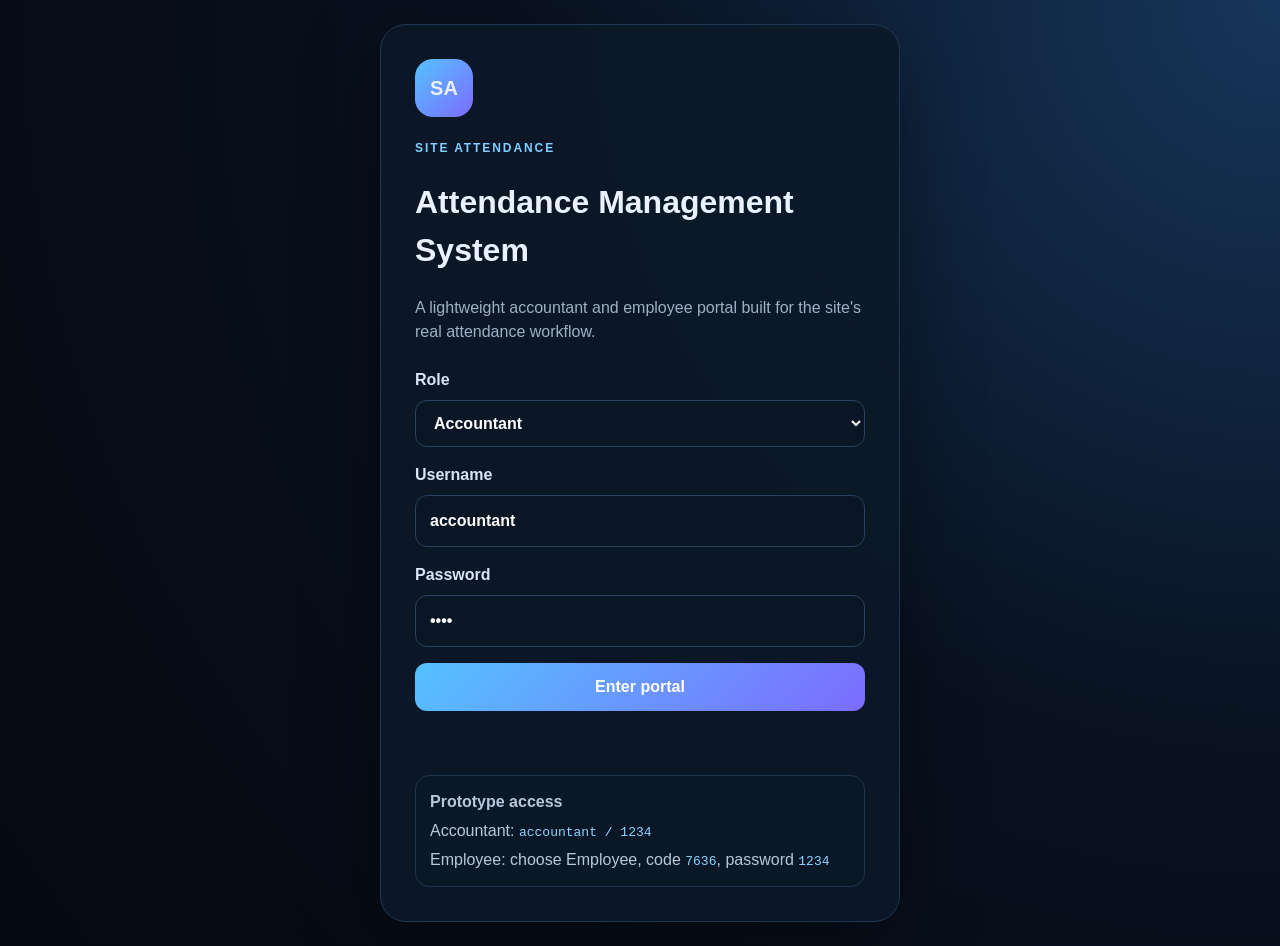
<file: index.html>
<!doctype html>
<html lang="en" dir="ltr">
<head>
  <meta charset="utf-8">
  <meta name="viewport" content="width=device-width,initial-scale=1">
  <title>Site Attendance • Login</title>
  <link rel="stylesheet" href="css/style.css">
</head>
<body class="auth-page">
  <main class="auth-card">
    <div class="brand-mark">SA</div>
    <p class="eyebrow">SITE ATTENDANCE</p>
    <h1>Attendance Management System</h1>
    <p class="muted">A lightweight accountant and employee portal built for the site's real attendance workflow.</p>

    <form id="loginForm" class="form-grid">
      <label>Role
        <select id="role">
          <option value="accountant">Accountant</option>
          <option value="employee">Employee</option>
        </select>
      </label>

      <label id="userLabel">Username
        <input id="username" value="accountant" autocomplete="username">
      </label>

      <label>Password
        <input id="password" type="password" value="1234" autocomplete="current-password">
      </label>

      <button class="primary" type="submit">Enter portal</button>
      <p id="loginMsg" class="message"></p>
    </form>

    <div class="demo-box">
      <strong>Prototype access</strong>
      <div>Accountant: <code>accountant / 1234</code></div>
      <div>Employee: choose Employee, code <code>7636</code>, password <code>1234</code></div>
    </div>
  </main>
  <script src="js/config.js"></script>
  <script src="js/auth.js"></script>
</body>
</html>
</file>
<file: css/style.css>
*{box-sizing:border-box}body{margin:0;font-family:Inter,Segoe UI,Arial,sans-serif;background:#08111f;color:#eaf2ff;line-height:1.5}button,input,select{font:inherit}button{cursor:pointer}.auth-page{min-height:100vh;display:grid;place-items:center;padding:24px;background:radial-gradient(circle at top right,#16365b 0,#08111f 48%,#050a12 100%)}.auth-card{width:min(520px,100%);padding:34px;border:1px solid #203753;border-radius:26px;background:rgba(12,24,40,.88);box-shadow:0 25px 80px rgba(0,0,0,.35)}.brand-mark{width:58px;height:58px;border-radius:18px;display:grid;place-items:center;background:linear-gradient(135deg,#55c2ff,#7c6cff);font-weight:900;font-size:20px}.brand-mark.small{width:34px;height:34px;border-radius:10px;font-size:12px;display:inline-grid;vertical-align:middle;margin-right:8px}.eyebrow{letter-spacing:.16em;font-size:12px;font-weight:800;color:#7fcfff;margin:22px 0 8px}.muted{color:#9fb0c5}.form-grid{display:grid;gap:16px;margin-top:24px}label{display:grid;gap:8px;font-weight:700;color:#d9e5f5}input,select{width:100%;padding:13px 14px;border-radius:12px;border:1px solid #29415f;background:#0a1626;color:#fff;outline:none}input:focus,select:focus{border-color:#55c2ff}.primary,.secondary,.ghost,.tiny{border:0;border-radius:12px;padding:12px 16px;font-weight:800}.primary{background:linear-gradient(135deg,#55c2ff,#7c6cff);color:#fff}.secondary{background:#16283e;color:#dceaff;border:1px solid #2a4565}.ghost{background:transparent;color:#cfe0f5;border:1px solid #2b4562}.tiny{padding:6px 10px;background:#203852;color:#fff}.demo-box{margin-top:20px;padding:14px;border-radius:14px;background:#0a1727;border:1px solid #1e3550;color:#b8c8dc}.demo-box div{margin-top:5px}code{color:#8bd5ff}.topbar{height:70px;padding:0 28px;display:flex;align-items:center;justify-content:space-between;border-bottom:1px solid #1c3047;background:#07101c;position:sticky;top:0;z-index:10}.container{width:min(1400px,calc(100% - 36px));margin:28px auto 60px}.hero{display:flex;justify-content:space-between;gap:20px;align-items:center;margin-bottom:24px}.hero h1{margin:0;font-size:clamp(28px,4vw,46px)}.hero-status,.badge{padding:10px 14px;border-radius:999px;background:#102a43;border:1px solid #275071;color:#9fddff}.grid-4{display:grid;grid-template-columns:repeat(4,1fr);gap:14px;margin-bottom:18px}.kpi,.mini{padding:18px;border:1px solid #203852;border-radius:18px;background:#0b1929}.kpi span,.mini span{display:block;color:#8ea4bc;font-size:13px}.kpi strong,.mini strong{display:block;margin-top:6px;font-size:24px}.panel{background:#0b1727;border:1px solid #203852;border-radius:20px;padding:20px;margin:18px 0;box-shadow:0 12px 35px rgba(0,0,0,.12)}.panel-head{display:flex;justify-content:space-between;align-items:center;gap:15px}.panel h2{margin:0 0 4px}.upload-row{display:flex;gap:12px;align-items:center;flex-wrap:wrap;margin-top:16px}.upload{display:inline-block}.upload input{display:none}.upload span{display:inline-block;padding:13px 18px;border-radius:12px;background:linear-gradient(135deg,#55c2ff,#7c6cff);font-weight:900;cursor:pointer}.wide-select{max-width:430px}.summary-grid{display:grid;grid-template-columns:repeat(4,1fr);gap:10px;margin:18px 0}.table-wrap{overflow:auto;border:1px solid #1f354d;border-radius:14px}.table-wrap table{width:100%;border-collapse:collapse;min-width:1050px}.table-wrap th,.table-wrap td{padding:11px 12px;border-bottom:1px solid #1b2d42;text-align:left;white-space:nowrap}.table-wrap th{background:#0e2237;color:#bfe5ff;font-size:12px;position:sticky;top:0}.table-wrap tr:hover td{background:#0e1e30}.review-row td{background:rgba(126,91,27,.12)}.status{font-size:12px;padding:5px 8px;border-radius:999px;background:#172b42}.message{margin-top:12px;color:#a9c2da}.message.success{color:#6fe0a2}.message.error{color:#ff8e8e}.empty{text-align:center;padding:28px;color:#8da3bb}@media(max-width:900px){.grid-4,.summary-grid{grid-template-columns:repeat(2,1fr)}.hero{align-items:flex-start;flex-direction:column}}@media(max-width:600px){.container{width:min(100% - 20px,1400px)}.topbar{padding:0 12px}.grid-4,.summary-grid{grid-template-columns:1fr}.panel{padding:14px}.auth-card{padding:24px}}.cycle-controls{display:flex;align-items:end;gap:12px;flex-wrap:wrap;margin-top:18px}.cycle-controls label{min-width:220px}.cycle-controls input[type=month]{min-height:46px}.cycle-info{min-height:46px;display:flex;align-items:center;padding:0 14px;border-radius:12px;background:#0a1727;border:1px solid #203852;color:#a9bfd5}.top-actions{display:flex;align-items:center;gap:10px}

.cycle-controls{display:flex;gap:12px;align-items:end;flex-wrap:wrap;margin-top:16px}.cycle-controls label{min-width:230px}.employee-welcome{display:flex;align-items:center;gap:14px;padding:18px;border:1px solid #29445f;border-radius:18px;background:linear-gradient(135deg,#102a43,#0b1929);margin-bottom:16px}.employee-welcome strong{display:block;font-size:18px}.employee-welcome span{display:block;color:#8fa9c2;font-size:13px}.pulse-dot{width:12px;height:12px;border-radius:50%;background:#63e6a6;box-shadow:0 0 0 0 rgba(99,230,166,.6);animation:pulse 1.8s infinite}.employee-kpis{display:grid;grid-template-columns:repeat(6,1fr);gap:10px;margin-bottom:18px}.employee-kpi{padding:16px;border-radius:16px;background:#0b1929;border:1px solid #203852;transition:.25s}.employee-kpi:hover{transform:translateY(-4px);border-color:#4e86ae}.employee-kpi span{display:block;color:#8ea4bc;font-size:12px}.employee-kpi strong{font-size:22px;display:block;margin-top:4px}.employee-table-wrap tbody tr{opacity:0;animation:rowIn .45s ease forwards}.employee-status{display:inline-block;padding:5px 9px;border-radius:999px;background:#172b42;font-size:12px}.employee-status.ok{color:#79e6aa}.employee-status.holiday{color:#a9c7e7}.employee-status.review{color:#ffd17a}.employee-status.warn{color:#ff9b9b}@keyframes rowIn{to{opacity:1}}@keyframes pulse{70%{box-shadow:0 0 0 9px rgba(99,230,166,0)}100%{box-shadow:0 0 0 0 rgba(99,230,166,0)}}@media(max-width:1100px){.employee-kpis{grid-template-columns:repeat(3,1fr)}}@media(max-width:600px){.employee-kpis{grid-template-columns:repeat(2,1fr)}}
</file>
